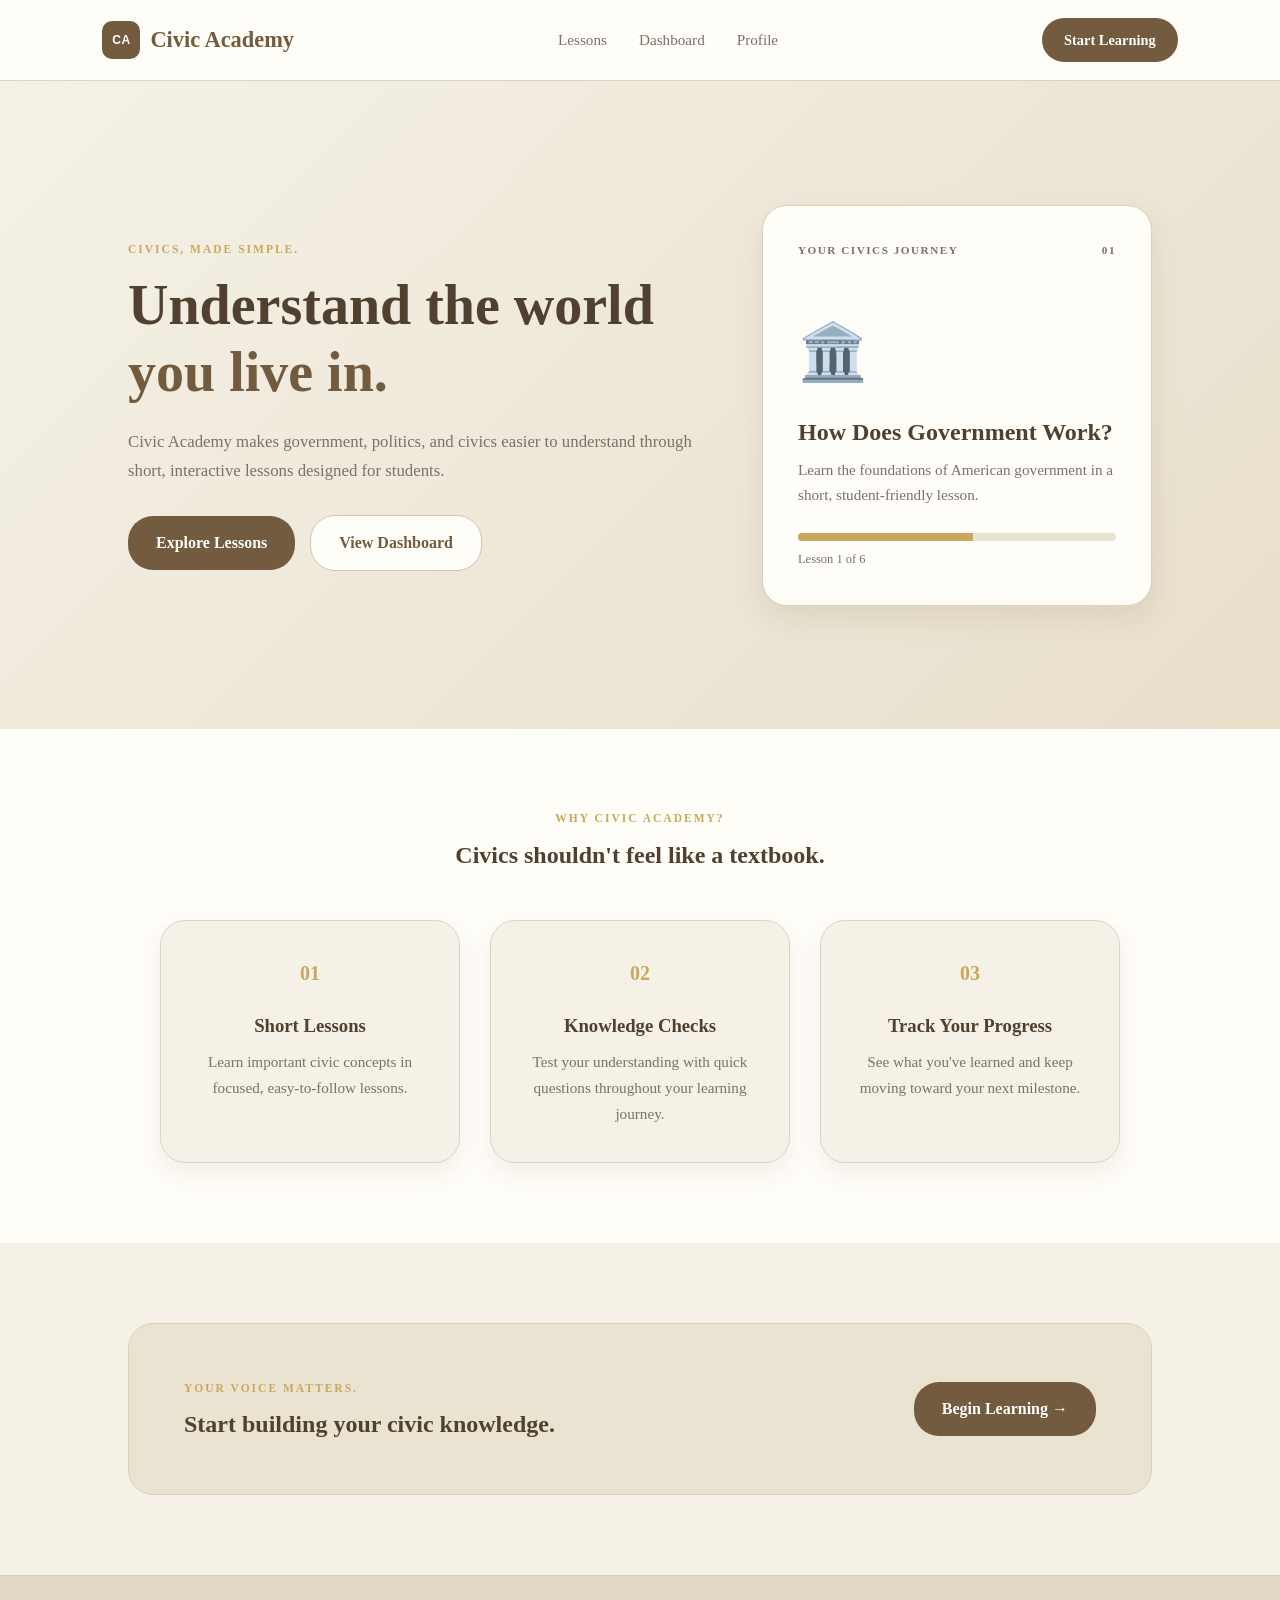
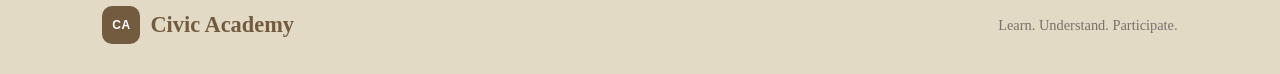
<file: index.html>
<!DOCTYPE html>
<html lang="en">

<head>
    <meta charset="UTF-8">
    <meta name="viewport" content="width=device-width, initial-scale=1.0">

    <title>Civic Academy | Learn. Understand. Participate.</title>

    <link rel="stylesheet" href="style.css">

    <link rel="preconnect" href="https://fonts.googleapis.com">
    <link rel="preconnect" href="https://fonts.gstatic.com" crossorigin>

    <link href="https://fonts.googleapis.com/css2?family=Archivo+Black&family=Raleway:wght@400;500;600;700&display=swap"
        rel="stylesheet">
</head>

<body>

    <header class="navbar">
        <a href="index.html" class="logo">
            <span class="logo-mark">CA</span>
            <span>Civic Academy</span>
        </a>

        <nav class="nav-links">
            <a href="lessons.html">Lessons</a>
            <a href="dashboard.html">Dashboard</a>
            <a href="profile.html">Profile</a>
        </nav>

        <a href="dashboard.html" class="nav-button">Start Learning</a>
    </header>


    <main>

        <section class="hero">

            <div class="hero-content">

                <span class="eyebrow">CIVICS, MADE SIMPLE.</span>

                <h1>
                    Understand the world
                    <span>you live in.</span>
                </h1>

                <p>
                    Civic Academy makes government, politics, and civics
                    easier to understand through short, interactive lessons
                    designed for students.
                </p>

                <div class="hero-buttons">
                    <a href="lessons.html" class="primary-button">
                        Explore Lessons
                    </a>

                    <a href="dashboard.html" class="secondary-button">
                        View Dashboard
                    </a>
                </div>

            </div>

            <div class="hero-card">

                <div class="hero-card-top">
                    <span>YOUR CIVICS JOURNEY</span>
                    <span>01</span>
                </div>

                <div class="hero-icon">🏛️</div>

                <h3>How Does Government Work?</h3>

                <p>
                    Learn the foundations of American government
                    in a short, student-friendly lesson.
                </p>

                <div class="mini-progress">
                    <div class="mini-progress-fill"></div>
                </div>

                <span class="progress-label">Lesson 1 of 6</span>

            </div>

        </section>


        <section class="features">

            <div class="section-heading">
                <span class="eyebrow">WHY CIVIC ACADEMY?</span>

                <h2>
                    Civics shouldn't feel
                    like a textbook.
                </h2>
            </div>

            <div class="feature-grid">

                <div class="feature-card">
                    <div class="feature-number">01</div>
                    <h3>Short Lessons</h3>
                    <p>
                        Learn important civic concepts in focused,
                        easy-to-follow lessons.
                    </p>
                </div>

                <div class="feature-card">
                    <div class="feature-number">02</div>
                    <h3>Knowledge Checks</h3>
                    <p>
                        Test your understanding with quick questions
                        throughout your learning journey.
                    </p>
                </div>

                <div class="feature-card">
                    <div class="feature-number">03</div>
                    <h3>Track Your Progress</h3>
                    <p>
                        See what you've learned and keep moving
                        toward your next milestone.
                    </p>
                </div>

            </div>

        </section>


        <section class="cta-section">

            <div>
                <span class="eyebrow">YOUR VOICE MATTERS.</span>

                <h2>
                    Start building your
                    civic knowledge.
                </h2>
            </div>

            <a href="lessons.html" class="primary-button">
                Begin Learning →
            </a>

        </section>

    </main>


    <footer>
        <div class="logo">
            <span class="logo-mark">CA</span>
            <span>Civic Academy</span>
        </div>

        <p>Learn. Understand. Participate.</p>
    </footer>

</body>

</html>
</file>
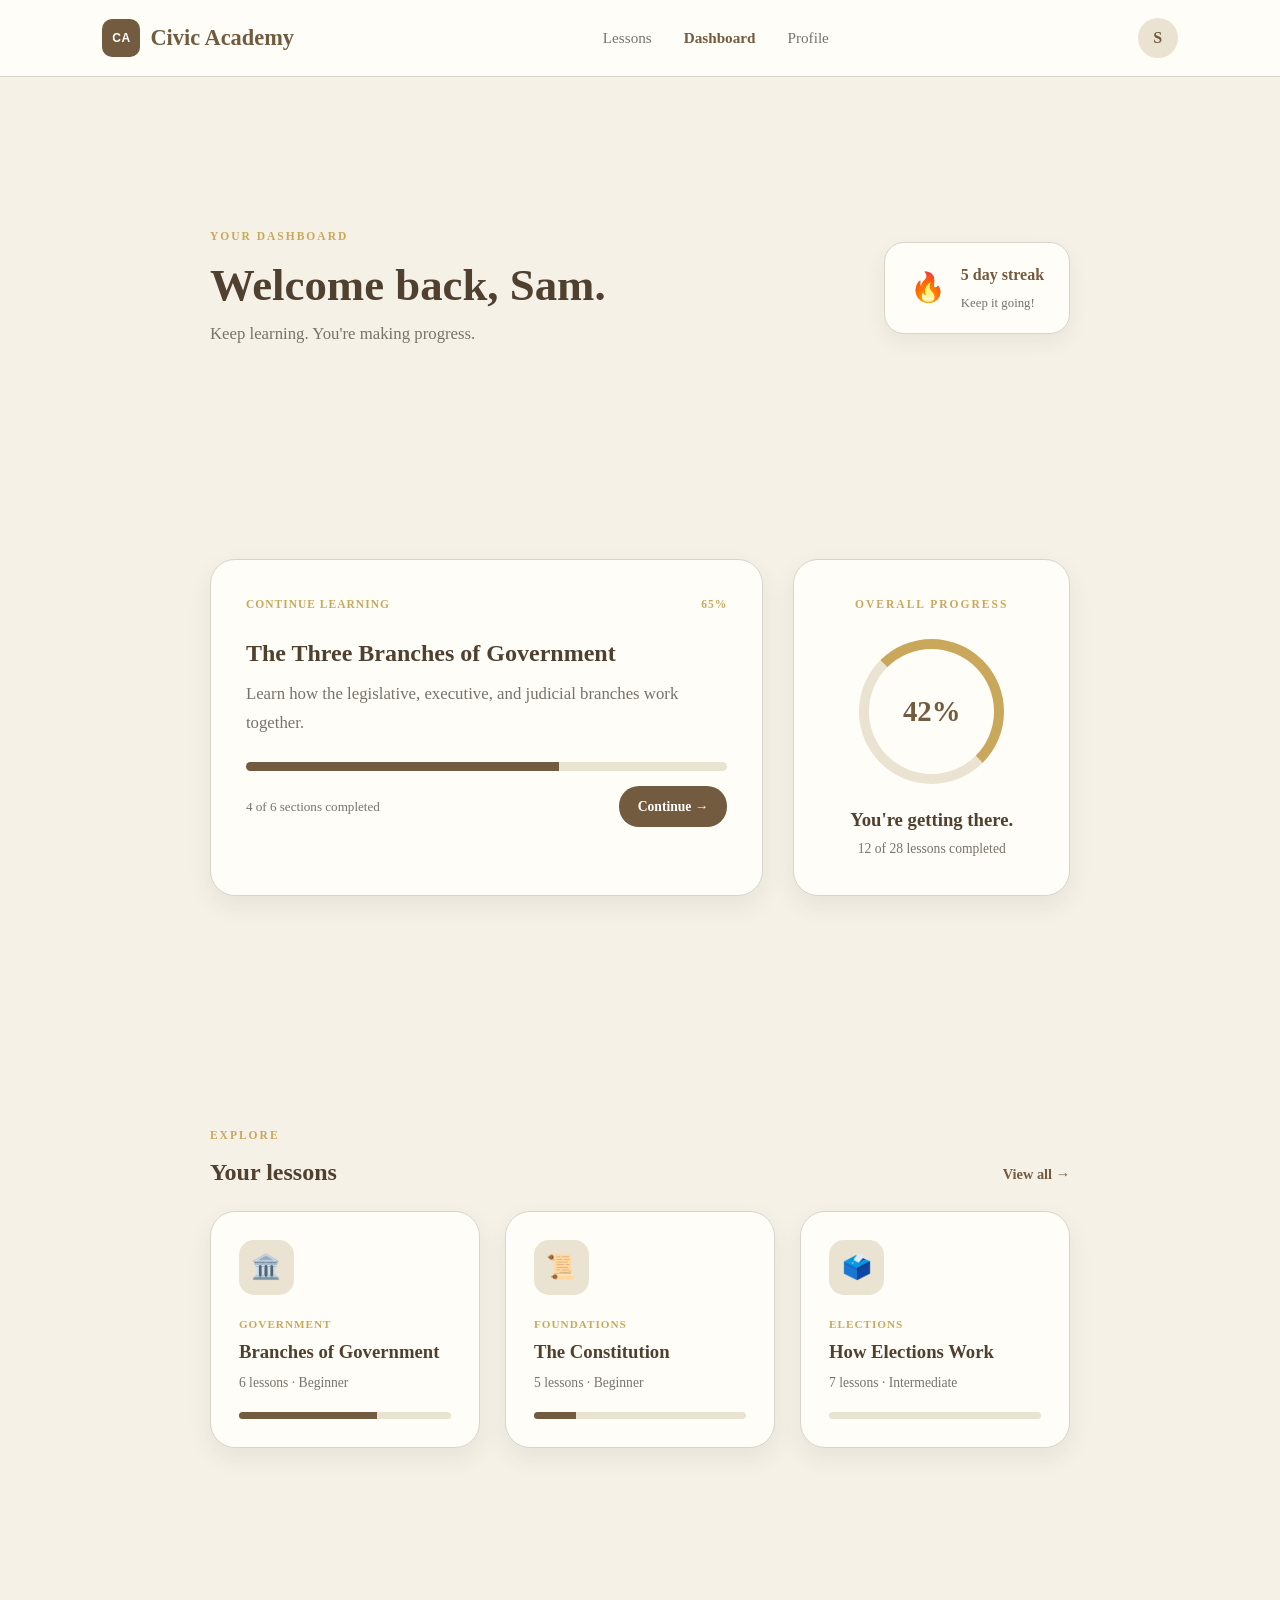
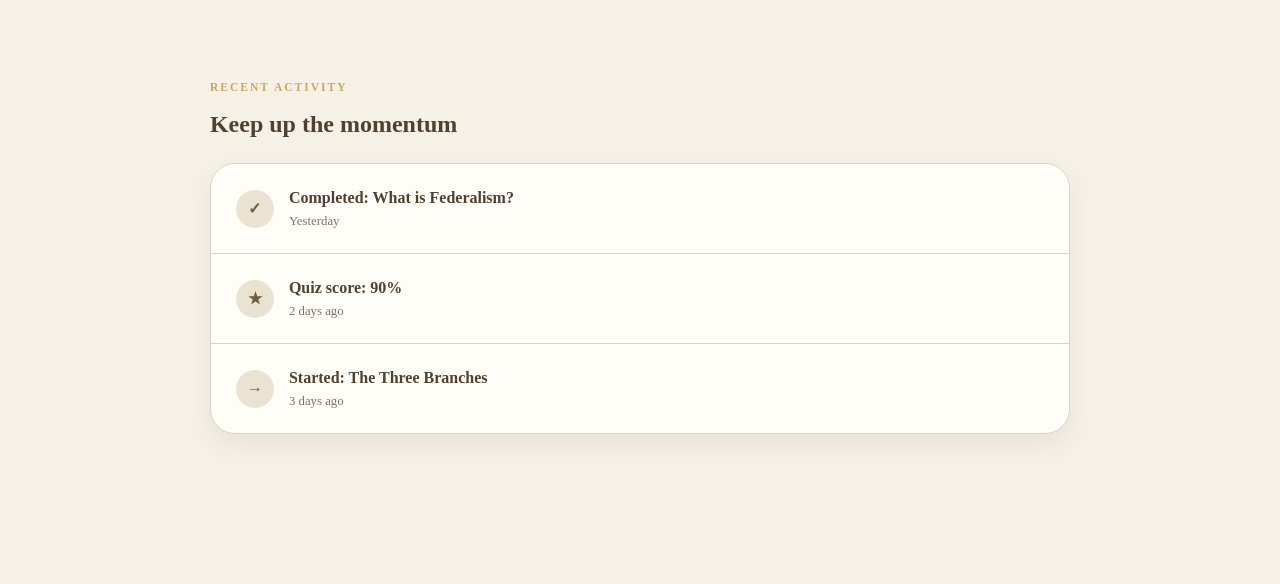
<file: dashboard.html>
<!DOCTYPE html>
<html lang="en">

<head>
    <meta charset="UTF-8">
    <meta name="viewport" content="width=device-width, initial-scale=1.0">

    <title>Dashboard | Civic Academy</title>

    <link rel="stylesheet" href="style.css">

    <link rel="preconnect" href="https://fonts.googleapis.com">
    <link rel="preconnect" href="https://fonts.gstatic.com" crossorigin>

    <link href="https://fonts.googleapis.com/css2?family=Archivo+Black&family=Raleway:wght@400;500;600;700&display=swap"
        rel="stylesheet">
</head>

<body>

    <header class="navbar">

        <a href="index.html" class="logo">
            <span class="logo-mark">CA</span>
            <span>Civic Academy</span>
        </a>

        <nav class="nav-links">
            <a href="lessons.html">Lessons</a>
            <a href="dashboard.html" class="active">Dashboard</a>
            <a href="profile.html">Profile</a>
        </nav>

        <a href="profile.html" class="profile-circle">S</a>

    </header>


    <main class="dashboard">

        <section class="dashboard-header">

            <div>
                <span class="eyebrow">YOUR DASHBOARD</span>

                <h1>
                    Welcome back, Sam.
                </h1>

                <p>
                    Keep learning. You're making progress.
                </p>
            </div>

            <div class="streak-card">
                <span class="streak-icon">🔥</span>

                <div>
                    <strong>5 day streak</strong>
                    <span>Keep it going!</span>
                </div>
            </div>

        </section>


        <section class="dashboard-grid">

            <div class="continue-card">

                <div class="card-header">
                    <span>CONTINUE LEARNING</span>
                    <span>65%</span>
                </div>

                <h2>
                    The Three Branches
                    of Government
                </h2>

                <p>
                    Learn how the legislative, executive,
                    and judicial branches work together.
                </p>

                <div class="progress-bar">
                    <div class="progress-fill progress-65"></div>
                </div>

                <div class="continue-bottom">
                    <span>4 of 6 sections completed</span>

                    <a href="lessons.html" class="small-button">
                        Continue →
                    </a>
                </div>

            </div>


            <div class="progress-card">

                <span class="eyebrow">OVERALL PROGRESS</span>

                <div class="progress-circle">
                    <strong>42%</strong>
                </div>

                <h3>You're getting there.</h3>

                <p>
                    12 of 28 lessons completed
                </p>

            </div>

        </section>


        <section class="dashboard-section">

            <div class="section-title-row">

                <div>
                    <span class="eyebrow">EXPLORE</span>
                    <h2>Your lessons</h2>
                </div>

                <a href="lessons.html" class="text-link">
                    View all →
                </a>

            </div>


            <div class="lesson-grid">

                <a href="lessons.html" class="lesson-card">

                    <div class="lesson-icon">🏛️</div>

                    <span class="lesson-category">GOVERNMENT</span>

                    <h3>Branches of Government</h3>

                    <p>6 lessons · Beginner</p>

                    <div class="lesson-progress">
                        <div class="progress-fill progress-65"></div>
                    </div>

                </a>


                <a href="lessons.html" class="lesson-card">

                    <div class="lesson-icon">📜</div>

                    <span class="lesson-category">FOUNDATIONS</span>

                    <h3>The Constitution</h3>

                    <p>5 lessons · Beginner</p>

                    <div class="lesson-progress">
                        <div class="progress-fill progress-20"></div>
                    </div>

                </a>


                <a href="lessons.html" class="lesson-card">

                    <div class="lesson-icon">🗳️</div>

                    <span class="lesson-category">ELECTIONS</span>

                    <h3>How Elections Work</h3>

                    <p>7 lessons · Intermediate</p>

                    <div class="lesson-progress">
                        <div class="progress-fill progress-0"></div>
                    </div>

                </a>

            </div>

        </section>


        <section class="dashboard-section">

            <div class="section-title-row">

                <div>
                    <span class="eyebrow">RECENT ACTIVITY</span>
                    <h2>Keep up the momentum</h2>
                </div>

            </div>

            <div class="activity-list">

                <div class="activity-item">
                    <span class="activity-icon">✓</span>

                    <div>
                        <strong>Completed: What is Federalism?</strong>
                        <p>Yesterday</p>
                    </div>
                </div>

                <div class="activity-item">
                    <span class="activity-icon">★</span>

                    <div>
                        <strong>Quiz score: 90%</strong>
                        <p>2 days ago</p>
                    </div>
                </div>

                <div class="activity-item">
                    <span class="activity-icon">→</span>

                    <div>
                        <strong>Started: The Three Branches</strong>
                        <p>3 days ago</p>
                    </div>
                </div>

            </div>

        </section>

    </main>

</body>

</html>
</file>
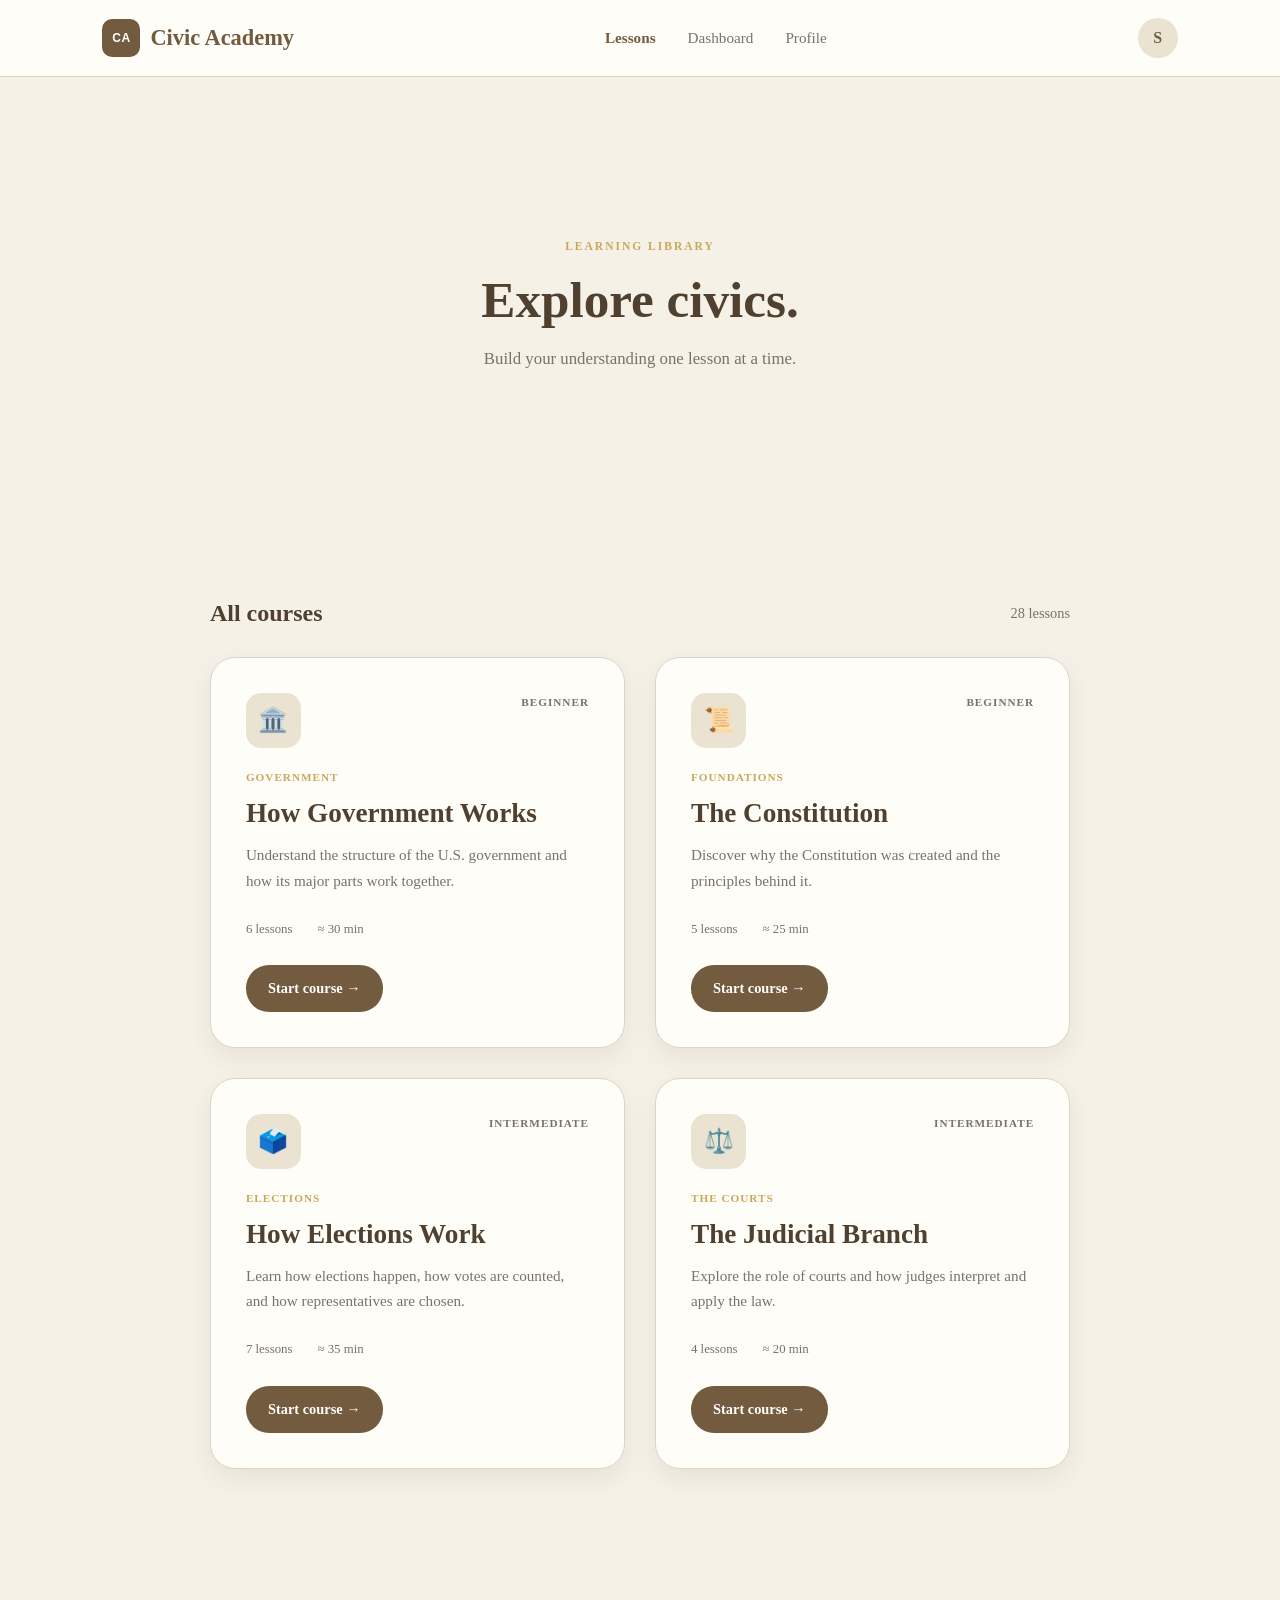
<file: lessons.html>
<!DOCTYPE html>
<html lang="en">

<head>
    <meta charset="UTF-8">
    <meta name="viewport" content="width=device-width, initial-scale=1.0">

    <title>Lessons | Civic Academy</title>

    <link rel="stylesheet" href="style.css">

    <link rel="preconnect" href="https://fonts.googleapis.com">
    <link rel="preconnect" href="https://fonts.gstatic.com" crossorigin>

    <link href="https://fonts.googleapis.com/css2?family=Archivo+Black&family=Raleway:wght@400;500;600;700&display=swap"
        rel="stylesheet">
</head>

<body>

    <header class="navbar">

        <a href="index.html" class="logo">
            <span class="logo-mark">CA</span>
            <span>Civic Academy</span>
        </a>

        <nav class="nav-links">
            <a href="lessons.html" class="active">Lessons</a>
            <a href="dashboard.html">Dashboard</a>
            <a href="profile.html">Profile</a>
        </nav>

        <a href="profile.html" class="profile-circle">S</a>

    </header>


    <main class="lessons-page">

        <section class="page-header">

            <span class="eyebrow">LEARNING LIBRARY</span>

            <h1>
                Explore civics.
            </h1>

            <p>
                Build your understanding one lesson at a time.
            </p>

        </section>


        <section class="lesson-library">

            <div class="library-heading">
                <h2>All courses</h2>
                <span>28 lessons</span>
            </div>


            <div class="course-grid">

                <article class="course-card">

                    <div class="course-top">
                        <div class="course-icon">🏛️</div>
                        <span>BEGINNER</span>
                    </div>

                    <span class="lesson-category">GOVERNMENT</span>

                    <h2>How Government Works</h2>

                    <p>
                        Understand the structure of the U.S. government
                        and how its major parts work together.
                    </p>

                    <div class="course-info">
                        <span>6 lessons</span>
                        <span>≈ 30 min</span>
                    </div>

                    <a href="dashboard.html" class="course-button">
                        Start course →
                    </a>

                </article>


                <article class="course-card">

                    <div class="course-top">
                        <div class="course-icon">📜</div>
                        <span>BEGINNER</span>
                    </div>

                    <span class="lesson-category">FOUNDATIONS</span>

                    <h2>The Constitution</h2>

                    <p>
                        Discover why the Constitution was created
                        and the principles behind it.
                    </p>

                    <div class="course-info">
                        <span>5 lessons</span>
                        <span>≈ 25 min</span>
                    </div>

                    <a href="dashboard.html" class="course-button">
                        Start course →
                    </a>

                </article>


                <article class="course-card">

                    <div class="course-top">
                        <div class="course-icon">🗳️</div>
                        <span>INTERMEDIATE</span>
                    </div>

                    <span class="lesson-category">ELECTIONS</span>

                    <h2>How Elections Work</h2>

                    <p>
                        Learn how elections happen, how votes are counted,
                        and how representatives are chosen.
                    </p>

                    <div class="course-info">
                        <span>7 lessons</span>
                        <span>≈ 35 min</span>
                    </div>

                    <a href="dashboard.html" class="course-button">
                        Start course →
                    </a>

                </article>


                <article class="course-card">

                    <div class="course-top">
                        <div class="course-icon">⚖️</div>
                        <span>INTERMEDIATE</span>
                    </div>

                    <span class="lesson-category">THE COURTS</span>

                    <h2>The Judicial Branch</h2>

                    <p>
                        Explore the role of courts and how judges
                        interpret and apply the law.
                    </p>

                    <div class="course-info">
                        <span>4 lessons</span>
                        <span>≈ 20 min</span>
                    </div>

                    <a href="dashboard.html" class="course-button">
                        Start course →
                    </a>

                </article>

            </div>

        </section>

    </main>

</body>

</html>
</file>
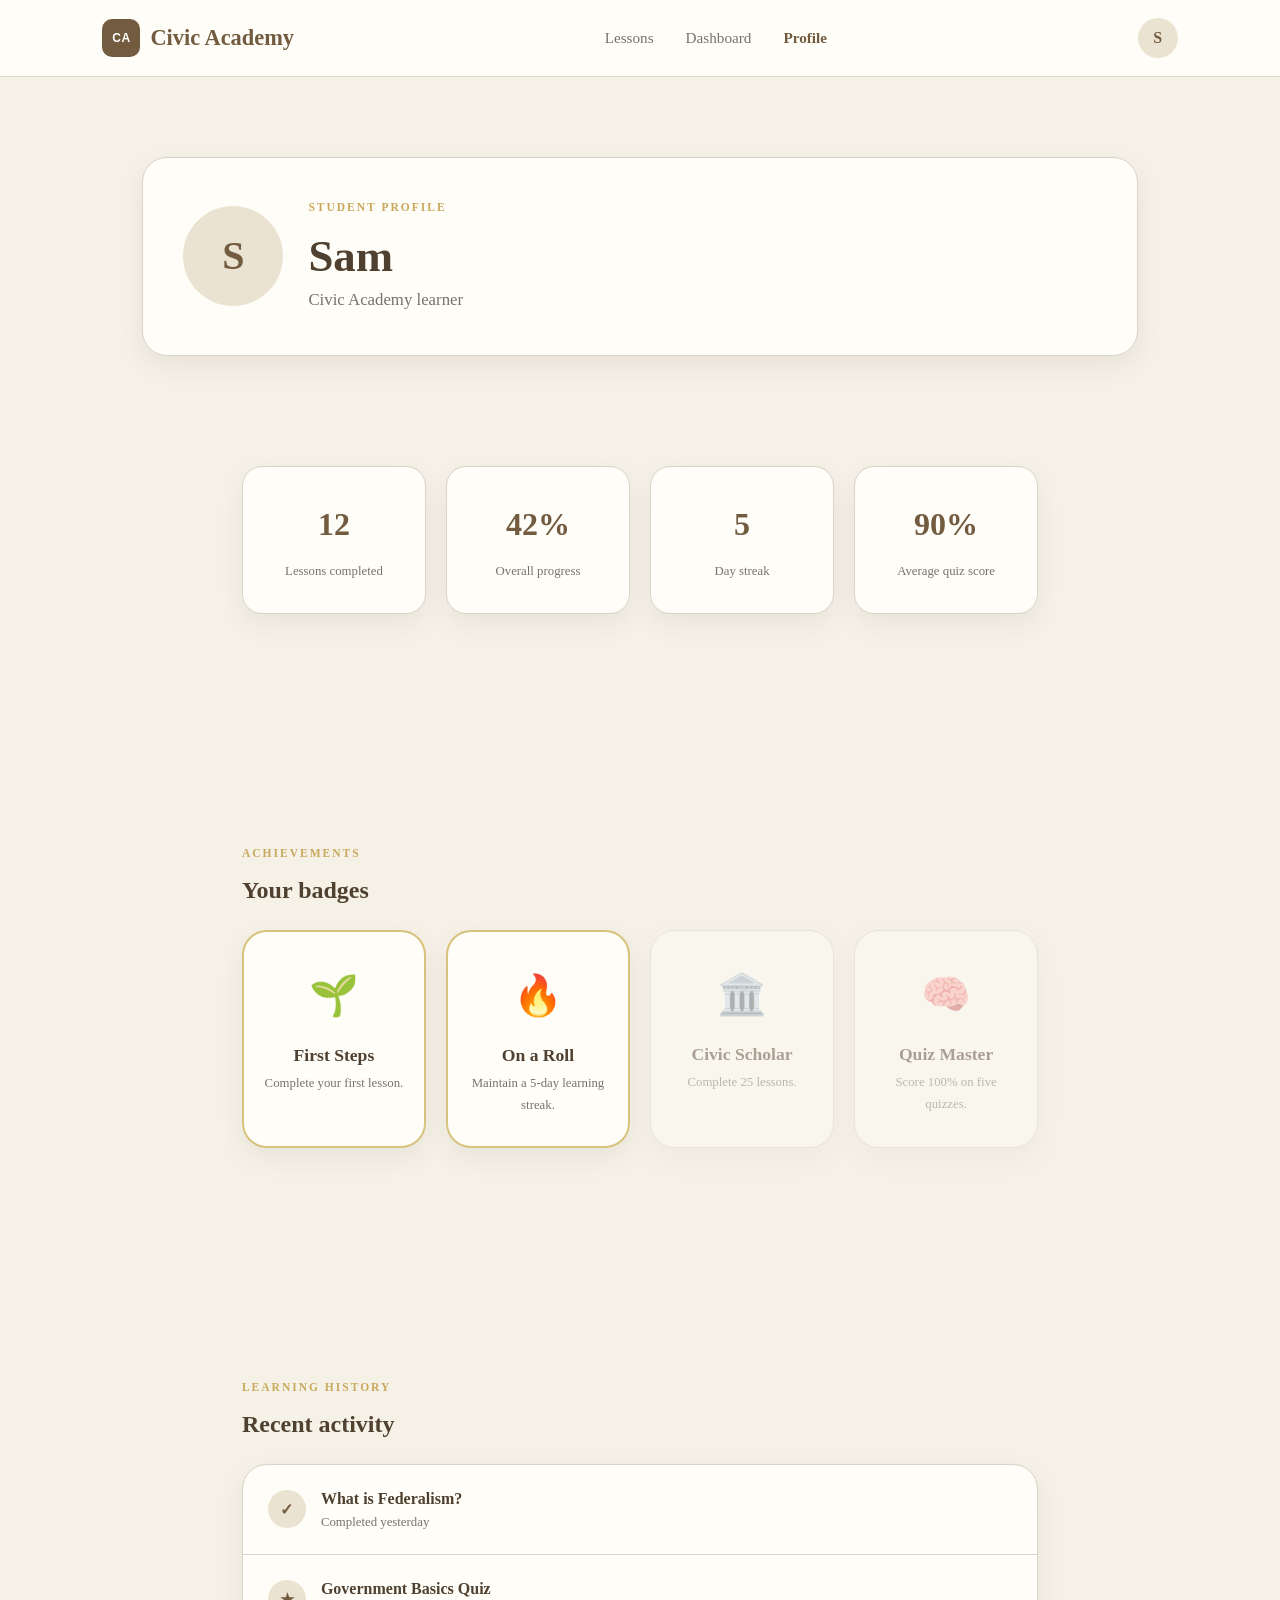
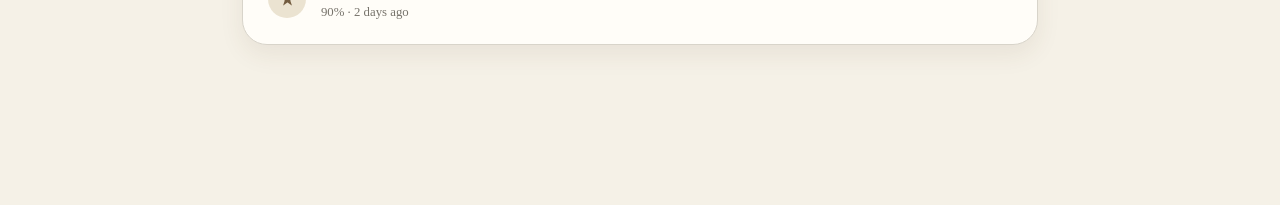
<file: profile.html>
<!DOCTYPE html>
<html lang="en">

<head>
    <meta charset="UTF-8">
    <meta name="viewport" content="width=device-width, initial-scale=1.0">

    <title>Profile | Civic Academy</title>

    <link rel="stylesheet" href="style.css">

    <link rel="preconnect" href="https://fonts.googleapis.com">
    <link rel="preconnect" href="https://fonts.gstatic.com" crossorigin>

    <link href="https://fonts.googleapis.com/css2?family=Archivo+Black&family=Raleway:wght@400;500;600;700&display=swap"
        rel="stylesheet">
</head>

<body>

    <header class="navbar">

        <a href="index.html" class="logo">
            <span class="logo-mark">CA</span>
            <span>Civic Academy</span>
        </a>

        <nav class="nav-links">
            <a href="lessons.html">Lessons</a>
            <a href="dashboard.html">Dashboard</a>
            <a href="profile.html" class="active">Profile</a>
        </nav>

        <a href="profile.html" class="profile-circle">S</a>

    </header>


    <main class="profile-page">

        <section class="profile-hero">

            <div class="profile-avatar">
                S
            </div>

            <div>
                <span class="eyebrow">STUDENT PROFILE</span>

                <h1>Sam</h1>

                <p>
                    Civic Academy learner
                </p>
            </div>

        </section>


        <section class="profile-stats">

            <div class="stat-card">
                <strong>12</strong>
                <span>Lessons completed</span>
            </div>

            <div class="stat-card">
                <strong>42%</strong>
                <span>Overall progress</span>
            </div>

            <div class="stat-card">
                <strong>5</strong>
                <span>Day streak</span>
            </div>

            <div class="stat-card">
                <strong>90%</strong>
                <span>Average quiz score</span>
            </div>

        </section>


        <section class="profile-section">

            <div class="section-title-row">

                <div>
                    <span class="eyebrow">ACHIEVEMENTS</span>
                    <h2>Your badges</h2>
                </div>

            </div>


            <div class="badge-grid">

                <div class="badge-card earned">
                    <div class="badge-icon">🌱</div>
                    <h3>First Steps</h3>
                    <p>Complete your first lesson.</p>
                </div>

                <div class="badge-card earned">
                    <div class="badge-icon">🔥</div>
                    <h3>On a Roll</h3>
                    <p>Maintain a 5-day learning streak.</p>
                </div>

                <div class="badge-card locked">
                    <div class="badge-icon">🏛️</div>
                    <h3>Civic Scholar</h3>
                    <p>Complete 25 lessons.</p>
                </div>

                <div class="badge-card locked">
                    <div class="badge-icon">🧠</div>
                    <h3>Quiz Master</h3>
                    <p>Score 100% on five quizzes.</p>
                </div>

            </div>

        </section>


        <section class="profile-section">

            <div class="section-title-row">

                <div>
                    <span class="eyebrow">LEARNING HISTORY</span>
                    <h2>Recent activity</h2>
                </div>

            </div>

            <div class="activity-list">

                <div class="activity-item">
                    <span class="activity-icon">✓</span>

                    <div>
                        <strong>What is Federalism?</strong>
                        <p>Completed yesterday</p>
                    </div>
                </div>

                <div class="activity-item">
                    <span class="activity-icon">★</span>

                    <div>
                        <strong>Government Basics Quiz</strong>
                        <p>90% · 2 days ago</p>
                    </div>
                </div>

            </div>

        </section>

    </main>

</body>

</html>
</file>
<file: style.css>
/* =========================
   GLOBAL STYLES
========================= */

* {
    margin: 0;
    padding: 0;
    box-sizing: border-box;
}


:root {

    /* Main Colors */

    --cream: #f5f1e7;

    --beige: #ebe3d1;

    --light-beige: #e3dac5;

    --paper: #fffdf8;

    --yellow: #c9a85c;

    --light-yellow: #eee3bd;

    --brown: #725b3f;

    --dark-brown: #4f402f;

    --gray: #77736b;

    --light-gray: #d8d4ca;

    --text: #5d574e;

    --white: #ffffff;

}


html {

    scroll-behavior: smooth;

}


body {

    font-family: "Georgia", serif;

    background: var(--cream);

    color: var(--text);

    line-height: 1.7;

}


a {

    text-decoration: none;

    color: inherit;

}


img {

    max-width: 100%;

    display: block;

}


h1,
h2,
h3 {

    color: var(--dark-brown);

    line-height: 1.2;

}


p {

    font-size: 1.05rem;

}


section {

    padding: 80px 10%;

}





/* =========================
   NAVIGATION
========================= */

.navbar {

    background: rgba(255, 253, 248, 0.96);

    padding: 18px 8%;

    position: sticky;

    top: 0;

    z-index: 100;

    border-bottom: 1px solid var(--light-gray);

    display: flex;

    justify-content: space-between;

    align-items: center;

}


.logo {

    display: flex;

    align-items: center;

    gap: 10px;

    font-size: 1.4rem;

    font-weight: bold;

    color: var(--brown);

}


.logo-mark {

    width: 38px;

    height: 38px;

    display: flex;

    align-items: center;

    justify-content: center;

    background: var(--brown);

    color: var(--white);

    border-radius: 10px;

    font-family: Arial, sans-serif;

    font-size: 0.75rem;

    letter-spacing: 0.5px;

}


.nav-links {

    display: flex;

    align-items: center;

    gap: 32px;

}


.nav-links a {

    color: var(--gray);

    font-size: 0.95rem;

    transition: 0.25s;

}


.nav-links a:hover {

    color: var(--brown);

}


.nav-links a.active {

    color: var(--brown);

    font-weight: bold;

}


.nav-button {

    display: inline-block;

    padding: 10px 22px;

    background: var(--brown);

    color: var(--white);

    border-radius: 25px;

    font-size: 0.9rem;

    font-weight: bold;

    transition: 0.25s;

}


.nav-button:hover {

    background: var(--dark-brown);

    transform: translateY(-2px);

}


.profile-circle {

    width: 40px;

    height: 40px;

    border-radius: 50%;

    background: var(--beige);

    color: var(--brown);

    display: flex;

    align-items: center;

    justify-content: center;

    font-weight: bold;

}





/* =========================
   BUTTONS
========================= */

.primary-button {

    display: inline-block;

    padding: 13px 28px;

    background: var(--brown);

    color: var(--white);

    border-radius: 25px;

    font-weight: bold;

    transition: 0.25s;

}


.primary-button:hover {

    background: var(--dark-brown);

    transform: translateY(-3px);

}


.secondary-button {

    display: inline-block;

    padding: 13px 28px;

    background: var(--paper);

    color: var(--brown);

    border: 1px solid #cfc5b2;

    border-radius: 25px;

    font-weight: bold;

    transition: 0.25s;

}


.secondary-button:hover {

    background: var(--beige);

    transform: translateY(-3px);

}


.small-button {

    display: inline-block;

    padding: 9px 19px;

    background: var(--brown);

    color: white;

    border-radius: 20px;

    font-size: 0.85rem;

    font-weight: bold;

    transition: 0.25s;

}


.small-button:hover {

    background: var(--dark-brown);

}


.course-button {

    display: inline-block;

    padding: 11px 22px;

    background: var(--brown);

    color: white;

    border-radius: 23px;

    font-size: 0.9rem;

    font-weight: bold;

    transition: 0.25s;

}


.course-button:hover {

    background: var(--dark-brown);

    transform: translateY(-2px);

}





/* =========================
   EYEBROW TEXT
========================= */

.eyebrow {

    display: block;

    color: var(--yellow);

    font-size: 0.72rem;

    font-weight: bold;

    letter-spacing: 2px;

    margin-bottom: 12px;

}





/* =========================
   HOME PAGE
========================= */

.hero {

    min-height: 72vh;

    padding: 90px 10%;

    display: flex;

    align-items: center;

    justify-content: space-between;

    gap: 70px;

    background:

        linear-gradient(

            135deg,

            #f5f1e7 0%,

            #eee7d8 55%,

            #e7dfca 100%

        );

}


.hero-content {

    flex: 1;

}


.hero h1 {

    font-size: 3.5rem;

    margin-bottom: 22px;

    max-width: 700px;

}


.hero h1 span {

    display: block;

    color: var(--brown);

}


.hero-content p {

    max-width: 650px;

    color: var(--gray);

    margin-bottom: 30px;

}


.hero-buttons {

    display: flex;

    align-items: center;

    gap: 15px;

    flex-wrap: wrap;

}


.hero-card {

    flex: 0 0 390px;

    padding: 35px;

    background: var(--paper);

    border: 1px solid #d9d0bf;

    border-radius: 25px;

    box-shadow:

        0 12px 30px rgba(90, 70, 40, 0.10);

}


.hero-card-top {

    display: flex;

    justify-content: space-between;

    color: var(--gray);

    font-size: 0.7rem;

    font-weight: bold;

    letter-spacing: 1.5px;

}


.hero-icon {

    font-size: 3.5rem;

    margin: 45px 0 18px;

}


.hero-card h3 {

    font-size: 1.5rem;

    margin-bottom: 10px;

}


.hero-card p {

    color: var(--gray);

    font-size: 0.95rem;

}


.mini-progress {

    height: 8px;

    background: var(--beige);

    border-radius: 20px;

    overflow: hidden;

    margin-top: 25px;

}


.mini-progress-fill {

    width: 55%;

    height: 100%;

    background: var(--yellow);

}


.progress-label {

    display: block;

    margin-top: 8px;

    color: var(--gray);

    font-size: 0.78rem;

}





/* =========================
   FEATURES
========================= */

.features {

    background: var(--paper);

    text-align: center;

}


.section-heading {

    max-width: 750px;

    margin: auto auto 50px;

}


.section-heading h2 {

    margin-bottom: 15px;

}


.section-heading p {

    max-width: 650px;

    margin: auto;

    color: var(--gray);

}


.feature-grid {

    display: flex;

    justify-content: center;

    gap: 30px;

    flex-wrap: wrap;

}


.feature-card {

    width: 300px;

    padding: 35px;

    background: var(--cream);

    border: 1px solid var(--light-gray);

    border-radius: 25px;

    box-shadow:

        0 10px 25px rgba(90, 70, 40, 0.08);

    transition: 0.3s;

}


.feature-card:hover {

    transform: translateY(-7px);

}


.feature-number {

    color: var(--yellow);

    font-weight: bold;

    font-size: 1.25rem;

    margin-bottom: 25px;

}


.feature-card h3 {

    margin-bottom: 12px;

}


.feature-card p {

    color: var(--gray);

    font-size: 0.95rem;

}





/* =========================
   CALL TO ACTION
========================= */

.cta-section {

    margin: 80px 10%;

    padding: 55px;

    background: var(--beige);

    border: 1px solid #d9cfbc;

    border-radius: 25px;

    display: flex;

    justify-content: space-between;

    align-items: center;

    gap: 30px;

}


.cta-section h2 {

    margin-bottom: 0;

}





/* =========================
   FOOTER
========================= */

footer {

    padding: 30px 8%;

    background: var(--light-beige);

    border-top: 1px solid #d4c9b4;

    display: flex;

    justify-content: space-between;

    align-items: center;

}


footer p {

    color: var(--gray);

    font-size: 0.9rem;

}





/* =========================
   DASHBOARD
========================= */

.dashboard {

    padding: 70px 8%;

}


.dashboard-header {

    display: flex;

    justify-content: space-between;

    align-items: center;

    gap: 30px;

    margin-bottom: 50px;

}


.dashboard-header h1 {

    font-size: 2.8rem;

    margin-bottom: 8px;

}


.dashboard-header p {

    color: var(--gray);

}


.streak-card {

    display: flex;

    align-items: center;

    gap: 15px;

    background: var(--paper);

    padding: 18px 25px;

    border: 1px solid var(--light-gray);

    border-radius: 20px;

    box-shadow:

        0 8px 20px rgba(90, 70, 40, 0.07);

}


.streak-icon {

    font-size: 1.8rem;

}


.streak-card strong {

    display: block;

    color: var(--brown);

}


.streak-card span:last-child {

    color: var(--gray);

    font-size: 0.8rem;

}


.dashboard-grid {

    display: grid;

    grid-template-columns: 2fr 1fr;

    gap: 30px;

}


.continue-card,
.progress-card {

    background: var(--paper);

    padding: 35px;

    border: 1px solid var(--light-gray);

    border-radius: 25px;

    box-shadow:

        0 10px 25px rgba(90, 70, 40, 0.08);

}


.card-header {

    display: flex;

    justify-content: space-between;

    color: var(--yellow);

    font-size: 0.72rem;

    font-weight: bold;

    letter-spacing: 1px;

}


.continue-card h2 {

    margin-top: 25px;

    margin-bottom: 12px;

}


.continue-card p {

    color: var(--gray);

    margin-bottom: 25px;

}


.progress-bar {

    height: 9px;

    background: var(--beige);

    border-radius: 20px;

    overflow: hidden;

}


.progress-fill {

    height: 100%;

    background: var(--brown);

}


.progress-65 {

    width: 65%;

}


.progress-20 {

    width: 20%;

}


.progress-0 {

    width: 0%;

}


.continue-bottom {

    display: flex;

    justify-content: space-between;

    align-items: center;

    margin-top: 15px;

    color: var(--gray);

    font-size: 0.82rem;

}


.progress-card {

    text-align: center;

}


.progress-circle {

    width: 145px;

    height: 145px;

    border-radius: 50%;

    border: 10px solid var(--beige);

    border-top-color: var(--yellow);

    border-right-color: var(--yellow);

    margin: 25px auto;

    display: flex;

    justify-content: center;

    align-items: center;

}


.progress-circle strong {

    color: var(--brown);

    font-size: 1.8rem;

}


.progress-card h3 {

    margin-bottom: 5px;

}


.progress-card p {

    color: var(--gray);

    font-size: 0.85rem;

}





/* =========================
   DASHBOARD LESSONS
========================= */

.dashboard-section {

    margin-top: 70px;

}


.section-title-row {

    display: flex;

    justify-content: space-between;

    align-items: end;

    margin-bottom: 25px;

}


.section-title-row h2 {

    margin-bottom: 0;

}


.text-link {

    color: var(--brown);

    font-weight: bold;

    font-size: 0.9rem;

}


.text-link:hover {

    color: var(--yellow);

}


.lesson-grid {

    display: grid;

    grid-template-columns: repeat(3, 1fr);

    gap: 25px;

}


.lesson-card {

    background: var(--paper);

    padding: 28px;

    border: 1px solid var(--light-gray);

    border-radius: 25px;

    box-shadow:

        0 10px 25px rgba(90, 70, 40, 0.08);

    transition: 0.3s;

}


.lesson-card:hover {

    transform: translateY(-7px);

}


.lesson-icon,
.course-icon {

    width: 55px;

    height: 55px;

    display: flex;

    align-items: center;

    justify-content: center;

    background: var(--beige);

    border-radius: 15px;

    font-size: 1.5rem;

}


.lesson-category {

    display: block;

    color: var(--yellow);

    font-size: 0.7rem;

    font-weight: bold;

    letter-spacing: 1px;

    margin-top: 20px;

}


.lesson-card h3 {

    margin: 7px 0;

}


.lesson-card p {

    color: var(--gray);

    font-size: 0.85rem;

    margin-bottom: 18px;

}


.lesson-progress {

    height: 7px;

    background: var(--beige);

    border-radius: 20px;

    overflow: hidden;

}





/* =========================
   ACTIVITY
========================= */

.activity-list {

    background: var(--paper);

    border: 1px solid var(--light-gray);

    border-radius: 25px;

    box-shadow:

        0 10px 25px rgba(90, 70, 40, 0.08);

}


.activity-item {

    display: flex;

    align-items: center;

    gap: 15px;

    padding: 20px 25px;

    border-bottom: 1px solid var(--light-gray);

}


.activity-item:last-child {

    border-bottom: none;

}


.activity-icon {

    width: 38px;

    height: 38px;

    display: flex;

    align-items: center;

    justify-content: center;

    background: var(--beige);

    color: var(--brown);

    border-radius: 50%;

    font-weight: bold;

}


.activity-item strong {

    color: var(--dark-brown);

}


.activity-item p {

    color: var(--gray);

    font-size: 0.8rem;

}





/* =========================
   LESSONS PAGE
========================= */

.lessons-page {

    padding: 80px 8%;

}


.page-header {

    text-align: center;

    margin-bottom: 65px;

}


.page-header h1 {

    font-size: 3.2rem;

    margin-bottom: 15px;

}


.page-header p {

    color: var(--gray);

}


.lesson-library {

    max-width: 1100px;

    margin: auto;

}


.library-heading {

    display: flex;

    justify-content: space-between;

    align-items: center;

    margin-bottom: 30px;

}


.library-heading h2 {

    margin-bottom: 0;

}


.library-heading span {

    color: var(--gray);

    font-size: 0.9rem;

}


.course-grid {

    display: grid;

    grid-template-columns: repeat(2, 1fr);

    gap: 30px;

}


.course-card {

    background: var(--paper);

    padding: 35px;

    border: 1px solid var(--light-gray);

    border-radius: 25px;

    box-shadow:

        0 10px 25px rgba(90, 70, 40, 0.08);

    transition: 0.3s;

}


.course-card:hover {

    transform: translateY(-7px);

}


.course-top {

    display: flex;

    justify-content: space-between;

    align-items: start;

}


.course-top > span {

    color: var(--gray);

    font-size: 0.7rem;

    font-weight: bold;

    letter-spacing: 1px;

}


.course-card h2 {

    text-align: left;

    font-size: 1.7rem;

    margin-top: 10px;

    margin-bottom: 12px;

}


.course-card > p {

    color: var(--gray);

    font-size: 0.95rem;

}


.course-info {

    display: flex;

    gap: 25px;

    margin: 25px 0;

    color: var(--gray);

    font-size: 0.8rem;

}





/* =========================
   PROFILE PAGE
========================= */

.profile-page {

    padding: 80px 8%;

    max-width: 1200px;

    margin: auto;

}


.profile-hero {

    display: flex;

    align-items: center;

    gap: 25px;

    background: var(--paper);

    padding: 40px;

    border: 1px solid var(--light-gray);

    border-radius: 25px;

    box-shadow:

        0 10px 25px rgba(90, 70, 40, 0.08);

}


.profile-avatar {

    width: 100px;

    height: 100px;

    border-radius: 50%;

    background: var(--beige);

    color: var(--brown);

    display: flex;

    justify-content: center;

    align-items: center;

    font-size: 2.5rem;

    font-weight: bold;

}


.profile-hero h1 {

    font-size: 2.8rem;

    margin-bottom: 3px;

}


.profile-hero p {

    color: var(--gray);

}


.profile-stats {

    display: grid;

    grid-template-columns: repeat(4, 1fr);

    gap: 20px;

    margin-top: 30px;

}


.stat-card {

    background: var(--paper);

    padding: 30px;

    border: 1px solid var(--light-gray);

    border-radius: 20px;

    text-align: center;

    box-shadow:

        0 10px 25px rgba(90, 70, 40, 0.07);

}


.stat-card strong {

    display: block;

    color: var(--brown);

    font-size: 2rem;

    margin-bottom: 5px;

}


.stat-card span {

    color: var(--gray);

    font-size: 0.8rem;

}





/* =========================
   PROFILE BADGES
========================= */

.profile-section {

    margin-top: 70px;

}


.badge-grid {

    display: grid;

    grid-template-columns: repeat(4, 1fr);

    gap: 20px;

}


.badge-card {

    background: var(--paper);

    padding: 30px 20px;

    border: 1px solid var(--light-gray);

    border-radius: 25px;

    text-align: center;

    box-shadow:

        0 10px 25px rgba(90, 70, 40, 0.07);

    transition: 0.3s;

}


.badge-card:hover {

    transform: translateY(-6px);

}


.badge-icon {

    font-size: 2.5rem;

    margin-bottom: 15px;

}


.badge-card h3 {

    font-size: 1.1rem;

    margin-bottom: 7px;

}


.badge-card p {

    color: var(--gray);

    font-size: 0.8rem;

}


.badge-card.earned {

    border: 2px solid #d7c27e;

}


.badge-card.locked {

    opacity: 0.45;

}





/* =========================
   MOBILE
========================= */

@media (max-width: 900px) {

    .navbar {

        padding: 16px 6%;

    }


    .nav-links {

        gap: 18px;

    }


    .nav-button {

        display: none;

    }


    .hero {

        flex-direction: column;

        text-align: center;

        padding: 70px 7%;

    }


    .hero-content p {

        margin-left: auto;

        margin-right: auto;

    }


    .hero-buttons {

        justify-content: center;

    }


    .hero-card {

        width: 100%;

        max-width: 500px;

        flex-basis: auto;

    }


    .dashboard-grid {

        grid-template-columns: 1fr;

    }


    .lesson-grid {

        grid-template-columns: 1fr 1fr;

    }


    .profile-stats {

        grid-template-columns: 1fr 1fr;

    }


    .badge-grid {

        grid-template-columns: 1fr 1fr;

    }


    .course-grid {

        grid-template-columns: 1fr;

    }

}





/* =========================
   SMALL MOBILE
========================= */

@media (max-width: 650px) {

    section {

        padding: 60px 7%;

    }


    .navbar {

        padding: 14px 6%;

    }


    .nav-links {

        display: none;

    }


    .hero {

        padding: 60px 7%;

    }


    .hero h1 {

        font-size: 2.45rem;

    }


    .hero-buttons {

        flex-direction: column;

    }


    .hero-buttons a {

        width: 100%;

        text-align: center;

    }


    .feature-grid {

        flex-direction: column;

        align-items: center;

    }


    .feature-card {

        width: 100%;

    }


    .cta-section {

        margin: 50px 7%;

        padding: 40px 25px;

        flex-direction: column;

        text-align: center;

    }


    .dashboard {

        padding: 55px 6%;

    }


    .dashboard-header {

        flex-direction: column;

        align-items: flex-start;

    }


    .dashboard-header h1 {

        font-size: 2.2rem;

    }


    .lesson-grid {

        grid-template-columns: 1fr;

    }


    .lessons-page {

        padding: 60px 6%;

    }


    .page-header h1 {

        font-size: 2.5rem;

    }


    .course-grid {

        grid-template-columns: 1fr;

    }


    .profile-page {

        padding: 60px 6%;

    }


    .profile-hero {

        flex-direction: column;

        text-align: center;

    }


    .profile-stats {

        grid-template-columns: 1fr 1fr;

    }


    .badge-grid {

        grid-template-columns: 1fr;

    }


    footer {

        flex-direction: column;

        gap: 15px;

        text-align: center;

    }

}
</file>
